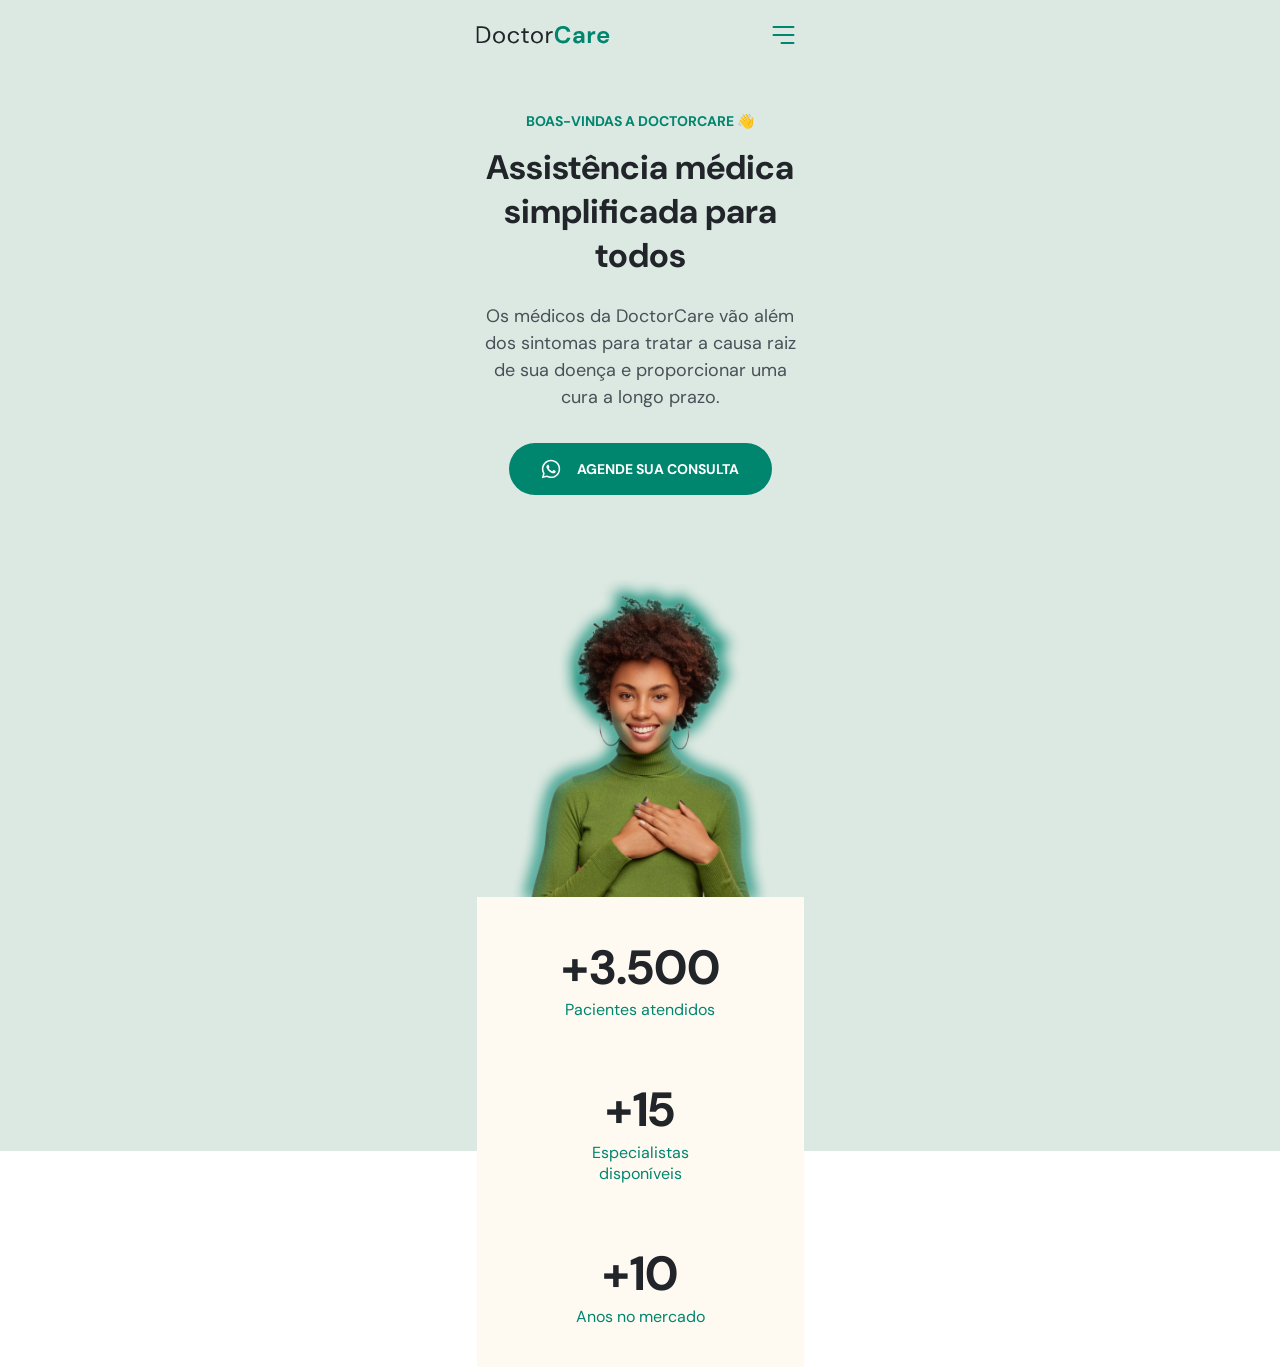
<file: index.html>
<!DOCTYPE html>
<html lang="pt-br">

<head>
    <meta charset="UTF-8">
    <meta http-equiv="X-UA-Compatible" content="IE=edge">
    <meta name="viewport" content="width=device-width, initial-scale=1.0">

    <!-- only css -->
    <link rel="stylesheet" href="css/style.css">
    <link rel="preconnect" href="https://fonts.googleapis.com">
    <link rel="preconnect" href="https://fonts.gstatic.com" crossorigin>
    <link href="https://fonts.googleapis.com/css2?family=DM+Sans:wght@400;700&display=swap" rel="stylesheet">

    <!-- tittle -->
    <title>DoctorCare</title>
</head>

<body id="body">
    <header id="header">

        <div class="navbar wrapper">

            <!-- logo -->
            <div id="logo">

                <a href="/">
                    <svg width="133" height="18" viewBox="0 0 133 18" fill="none" xmlns="http://www.w3.org/2000/svg">
                        <path d="M0 17.088V0.287999H5.16C8.12 0.287999 10.296 1.04 11.688 2.544C13.096 4.048 13.8 6.112 13.8 8.736C13.8 11.312 13.096 13.352 11.688 14.856C10.296 16.344 8.12 17.088 5.16 17.088H0ZM2.016 15.408H5.112C6.744 15.408 8.04 15.144 9 14.616C9.976 14.072 10.672 13.304 11.088 12.312C11.504 11.304 11.712 10.112 11.712 8.736C11.712 7.328 11.504 6.12 11.088 5.112C10.672 4.104 9.976 3.328 9 2.784C8.04 2.24 6.744 1.968 5.112 1.968H2.016V15.408Z" fill="#212529"/>
                        <path d="M22.4949 17.376C21.3749 17.376 20.3669 17.12 19.4709 16.608C18.5749 16.096 17.8629 15.376 17.3349 14.448C16.8229 13.504 16.5669 12.4 16.5669 11.136C16.5669 9.872 16.8309 8.776 17.3589 7.848C17.8869 6.904 18.5989 6.176 19.4949 5.664C20.4069 5.152 21.4229 4.896 22.5429 4.896C23.6629 4.896 24.6709 5.152 25.5669 5.664C26.4629 6.176 27.1669 6.904 27.6789 7.848C28.2069 8.776 28.4709 9.872 28.4709 11.136C28.4709 12.4 28.2069 13.504 27.6789 14.448C27.1509 15.376 26.4309 16.096 25.5189 16.608C24.6229 17.12 23.6149 17.376 22.4949 17.376ZM22.4949 15.648C23.1829 15.648 23.8229 15.48 24.4149 15.144C25.0069 14.808 25.4869 14.304 25.8549 13.632C26.2229 12.96 26.4069 12.128 26.4069 11.136C26.4069 10.144 26.2229 9.312 25.8549 8.64C25.5029 7.968 25.0309 7.464 24.4389 7.128C23.8469 6.792 23.2149 6.624 22.5429 6.624C21.8549 6.624 21.2149 6.792 20.6229 7.128C20.0309 7.464 19.5509 7.968 19.1829 8.64C18.8149 9.312 18.6309 10.144 18.6309 11.136C18.6309 12.128 18.8149 12.96 19.1829 13.632C19.5509 14.304 20.0229 14.808 20.5989 15.144C21.1909 15.48 21.8229 15.648 22.4949 15.648Z" fill="#212529"/>
                        <path d="M37.2261 17.376C36.0901 17.376 35.0661 17.12 34.1541 16.608C33.2581 16.08 32.5461 15.352 32.0181 14.424C31.5061 13.48 31.2501 12.384 31.2501 11.136C31.2501 9.888 31.5061 8.8 32.0181 7.872C32.5461 6.928 33.2581 6.2 34.1541 5.688C35.0661 5.16 36.0901 4.896 37.2261 4.896C38.6341 4.896 39.8181 5.264 40.7781 6C41.7541 6.736 42.3701 7.72 42.6261 8.952H40.5621C40.4021 8.216 40.0101 7.648 39.3861 7.248C38.7621 6.832 38.0341 6.624 37.2021 6.624C36.5301 6.624 35.8981 6.792 35.3061 7.128C34.7141 7.464 34.2341 7.968 33.8661 8.64C33.4981 9.312 33.3141 10.144 33.3141 11.136C33.3141 12.128 33.4981 12.96 33.8661 13.632C34.2341 14.304 34.7141 14.816 35.3061 15.168C35.8981 15.504 36.5301 15.672 37.2021 15.672C38.0341 15.672 38.7621 15.472 39.3861 15.072C40.0101 14.656 40.4021 14.072 40.5621 13.32H42.6261C42.3861 14.52 41.7781 15.496 40.8021 16.248C39.8261 17 38.6341 17.376 37.2261 17.376Z" fill="#212529"/>
                        <path d="M50.2974 17.088C49.2094 17.088 48.3534 16.824 47.7294 16.296C47.1054 15.768 46.7934 14.816 46.7934 13.44V6.888H44.7294V5.184H46.7934L47.0574 2.328H48.8094V5.184H52.3134V6.888H48.8094V13.44C48.8094 14.192 48.9614 14.704 49.2654 14.976C49.5694 15.232 50.1054 15.36 50.8734 15.36H52.1214V17.088H50.2974Z" fill="#212529"/>
                        <path d="M60.4506 17.376C59.3306 17.376 58.3226 17.12 57.4266 16.608C56.5306 16.096 55.8186 15.376 55.2906 14.448C54.7786 13.504 54.5226 12.4 54.5226 11.136C54.5226 9.872 54.7866 8.776 55.3146 7.848C55.8426 6.904 56.5546 6.176 57.4506 5.664C58.3626 5.152 59.3786 4.896 60.4986 4.896C61.6186 4.896 62.6266 5.152 63.5226 5.664C64.4186 6.176 65.1226 6.904 65.6346 7.848C66.1626 8.776 66.4266 9.872 66.4266 11.136C66.4266 12.4 66.1626 13.504 65.6346 14.448C65.1066 15.376 64.3866 16.096 63.4746 16.608C62.5786 17.12 61.5706 17.376 60.4506 17.376ZM60.4506 15.648C61.1386 15.648 61.7786 15.48 62.3706 15.144C62.9626 14.808 63.4426 14.304 63.8106 13.632C64.1786 12.96 64.3626 12.128 64.3626 11.136C64.3626 10.144 64.1786 9.312 63.8106 8.64C63.4586 7.968 62.9866 7.464 62.3946 7.128C61.8026 6.792 61.1706 6.624 60.4986 6.624C59.8106 6.624 59.1706 6.792 58.5786 7.128C57.9866 7.464 57.5066 7.968 57.1386 8.64C56.7706 9.312 56.5866 10.144 56.5866 11.136C56.5866 12.128 56.7706 12.96 57.1386 13.632C57.5066 14.304 57.9786 14.808 58.5546 15.144C59.1466 15.48 59.7786 15.648 60.4506 15.648Z" fill="#212529"/>
                        <path d="M69.7097 17.088V5.184H71.5337L71.7017 7.464C72.0697 6.68 72.6297 6.056 73.3817 5.592C74.1337 5.128 75.0617 4.896 76.1657 4.896V7.008H75.6137C74.9097 7.008 74.2617 7.136 73.6697 7.392C73.0777 7.632 72.6057 8.048 72.2537 8.64C71.9017 9.232 71.7257 10.048 71.7257 11.088V17.088H69.7097Z" fill="#212529"/>
                        <path d="M86.4924 17.376C84.7964 17.376 83.3404 17.016 82.1244 16.296C80.9084 15.56 79.9724 14.544 79.3164 13.248C78.6604 11.936 78.3324 10.424 78.3324 8.712C78.3324 7 78.6604 5.488 79.3164 4.176C79.9724 2.864 80.9084 1.84 82.1244 1.104C83.3404 0.368 84.7964 0 86.4924 0C88.5084 0 90.1564 0.504 91.4364 1.512C92.7324 2.504 93.5404 3.904 93.8604 5.712H90.4764C90.2684 4.8 89.8204 4.088 89.1324 3.576C88.4604 3.048 87.5644 2.784 86.4444 2.784C84.8924 2.784 83.6764 3.312 82.7964 4.368C81.9164 5.424 81.4764 6.872 81.4764 8.712C81.4764 10.552 81.9164 12 82.7964 13.056C83.6764 14.096 84.8924 14.616 86.4444 14.616C87.5644 14.616 88.4604 14.376 89.1324 13.896C89.8204 13.4 90.2684 12.72 90.4764 11.856H93.8604C93.5404 13.584 92.7324 14.936 91.4364 15.912C90.1564 16.888 88.5084 17.376 86.4924 17.376Z" fill="#00856F"/>
                        <path d="M101.092 17.376C100.068 17.376 99.2278 17.216 98.5718 16.896C97.9158 16.56 97.4277 16.12 97.1077 15.576C96.7878 15.032 96.6278 14.432 96.6278 13.776C96.6278 12.672 97.0598 11.776 97.9238 11.088C98.7878 10.4 100.084 10.056 101.812 10.056H104.836V9.768C104.836 8.952 104.604 8.352 104.14 7.968C103.676 7.584 103.1 7.392 102.412 7.392C101.788 7.392 101.244 7.544 100.78 7.848C100.316 8.136 100.028 8.568 99.9157 9.144H96.9157C96.9958 8.28 97.2837 7.528 97.7797 6.888C98.2917 6.248 98.9477 5.76 99.7477 5.424C100.548 5.072 101.444 4.896 102.436 4.896C104.132 4.896 105.468 5.32 106.444 6.168C107.42 7.016 107.908 8.216 107.908 9.768V17.088H105.292L105.004 15.168C104.652 15.808 104.156 16.336 103.516 16.752C102.892 17.168 102.084 17.376 101.092 17.376ZM101.788 14.976C102.668 14.976 103.348 14.688 103.828 14.112C104.324 13.536 104.636 12.824 104.764 11.976H102.148C101.332 11.976 100.748 12.128 100.396 12.432C100.044 12.72 99.8678 13.08 99.8678 13.512C99.8678 13.976 100.044 14.336 100.396 14.592C100.748 14.848 101.212 14.976 101.788 14.976Z" fill="#00856F"/>
                        <path d="M111.319 17.088V5.184H114.055L114.343 7.416C114.775 6.648 115.359 6.04 116.095 5.592C116.847 5.128 117.727 4.896 118.735 4.896V8.136H117.871C117.199 8.136 116.599 8.24 116.071 8.448C115.543 8.656 115.127 9.016 114.823 9.528C114.535 10.04 114.391 10.752 114.391 11.664V17.088H111.319Z" fill="#00856F"/>
                        <path d="M126.888 17.376C125.688 17.376 124.624 17.12 123.696 16.608C122.768 16.096 122.04 15.376 121.512 14.448C120.984 13.52 120.72 12.448 120.72 11.232C120.72 10 120.976 8.904 121.488 7.944C122.016 6.984 122.736 6.24 123.648 5.712C124.576 5.168 125.664 4.896 126.912 4.896C128.08 4.896 129.112 5.152 130.008 5.664C130.904 6.176 131.6 6.88 132.096 7.776C132.608 8.656 132.864 9.64 132.864 10.728C132.864 10.904 132.856 11.088 132.84 11.28C132.84 11.472 132.832 11.672 132.816 11.88H123.768C123.832 12.808 124.152 13.536 124.728 14.064C125.32 14.592 126.032 14.856 126.864 14.856C127.488 14.856 128.008 14.72 128.424 14.448C128.856 14.16 129.176 13.792 129.384 13.344H132.504C132.28 14.096 131.904 14.784 131.376 15.408C130.864 16.016 130.224 16.496 129.456 16.848C128.704 17.2 127.848 17.376 126.888 17.376ZM126.912 7.392C126.16 7.392 125.496 7.608 124.92 8.04C124.344 8.456 123.976 9.096 123.816 9.96H129.744C129.696 9.176 129.408 8.552 128.88 8.088C128.352 7.624 127.696 7.392 126.912 7.392Z" fill="#00856F"/>
                        </svg>
                </a>

            </div>

            <!-- 
            navbar itens -->
            <div class="nav-itens">

                <div id="openMenu">
                    <svg width="40" height="40" viewBox="0 0 40 40" fill="none" xmlns="http://www.w3.org/2000/svg">
                <path d="M10 20H30" stroke="#00856F" stroke-width="2" stroke-linecap="round" stroke-linejoin="round"/>
                <path d="M10 12H30" stroke="#00856F" stroke-width="2" stroke-linecap="round" stroke-linejoin="round"/>
                <path d="M18 28L30 28" stroke="#00856F" stroke-width="2" stroke-linecap="round" stroke-linejoin="round"/>
                    </svg>
                </div>

                <div id="closeMenu">
                    <img src="assets/close-button.svg" alt="">
                </div>

                <div class="menu">

                    <ul class="itens-menu">
                        <li>Início</li>
                        <li>Sobre</li>
                        <li>Serviços</li>
                        <li>Depoimentos</li>
                        <button class="secondary-button">Agende sua consulta</button>
                    </ul>

                    <ul class="social-media">
                        <li>
                            <img src="assets/instagram.svg" alt="instagram-icon">
                        </li>
                        <li>
                            <img src="assets/facebook.svg" alt="facebook icon">
                        </li>
                        <li>
                            <img src="assets/youtube.svg" alt="youtube icon">
                        </li>
                    </ul>

                </div>

            </div>

        </div>

    </header>

    <section class="hero-section wrapper">

        <p class="heat-text">BOAS-VINDAS A DOCTORCARE 👋</p>

        <!-- title -->
        <h2 class="title">
            Assistência médica simplificada para todos
        </h2>

        <!-- subtittle -->
        <h4 class="subtitle">Os médicos da DoctorCare vão além dos sintomas para tratar a causa raiz de sua doença e proporcionar uma cura a longo prazo.</h4>

        <!-- whatsapp button -->
        <button class="whatsapp-button">
            <img src="assets/whatsapp.svg" alt="icon">
            agende sua consulta
        </button>

        <!-- image -->
        <img id="img-hero" src="assets/Foto.png" alt="img">


        <div class="numbers">

            <div>
                <h1>
                    +3.500
                </h1>
                <p>
                    Pacientes atendidos
                </p>
            </div>

            <div>
                <h1>
                    +15
                </h1>
                <p>
                    Especialistas disponíveis
                </p>
            </div>

            <div>
                <h1>
                    +10
                </h1>
                <p>
                    Anos no mercado
                </p>
            </div>

        </div>

    </section>

    <script src="js/script.js"></script>
</body>

</html>
</file>
<file: css/style.css>
* {
    margin: 0;
    padding: 0;
    box-sizing: border-box;
    font-family: 'DM Sans', sans-serif;
}

:root {
    /* primary colors */
    --brand-green: #00856F;
    --brand-green-light: #DCE9E2;
    --brand-green-light-02: #F7F9F9;
    --brand-beige: #FFFAF1;
    --brand-green-hover: #00453A;
    /* secondary colors */
    --gray-headline: #212529;
    --gray-paragraph: #495057;
    --white: white;
    /* fomart font-size // 1rem == 10px  */
    font-size: 62.5%;
}

.wrapper {
    padding: 0 2.4rem;
    width: 37.5rem;
}

header {
    transition: 350ms;
    height: 7.2rem;
    position: fixed;
    top: 0;
    left: 50%;
    transform: translateX(-50%);
}

.scroll {
    transition: 250ms;
    width: 100%;
    background-color: var(--brand-green);
}

.navbar {
    margin: auto;
    height: 100%;
    display: flex;
    justify-content: space-between;
    align-items: center;
}

header.scroll #logo svg path {
    fill: white;
}

header.scroll .nav-itens svg path {
    stroke: white;
}

#closeMenu {
    display: none;
}

ul {
    list-style: none;
    display: none;
}

.hero-section::before {
    content: "";
    background-color: var(--brand-green-light);
    width: 100%;
    height: 115.1rem;
    position: absolute;
    z-index: -1;
    display: block;
    top: 0;
    left: 0;
}

.hero-section {
    padding-top: 7.2rem;
    margin: auto;
    text-align: center;
}

.heat-text {
    padding-top: 4rem;
    margin-bottom: 1.6rem;
    font-weight: bold;
    font-size: 1.4rem;
    color: var(--brand-green);
}

.hero-section h2 {
    font-weight: bold;
    font-size: 3.4rem;
    line-height: 130%;
    margin-bottom: 2.4rem;
    color: var(--gray-headline);
}

.subtitle {
    font-size: 1.8rem;
    text-align: center;
    font-weight: normal;
    color: var(--gray-paragraph);
    line-height: 150%;
}

.whatsapp-button {
    width: 26.3rem;
    height: 5.2rem;
    background-color: var(--brand-green);
    border: none;
    border-radius: 4rem;
    cursor: pointer;
    font-weight: bold;
    font-size: 1.4rem;
    text-transform: uppercase;
    color: var(--white);
    display: flex;
    align-items: center;
    justify-content: center;
    align-items: center;
    gap: 1.6rem;
    margin: 3.2rem auto 6rem auto;
}

.secondary-button {
    width: 100%;
    height: 5.5rem;
    border-radius: 4rem;
    border: none;
    background-color: var(--white);
    font-weight: bold;
    color: var(--brand-green);
    font-size: 1.8rem;
    cursor: pointer;
}

.whatsapp-button:hover {
    background-color: var(--brand-green-hover);
    transition: 600ms;
}

.whatsapp-button img {
    height: 2rem;
    width: 2rem;
}

#img-hero {
    width: 26.3rem;
    height: 34.2rem;
    object-position: 0 2rem;
    display: block;
    margin: auto;
}

.numbers {
    width: 32.7rem;
    height: 47rem;
    background-color: var(--brand-beige);
    display: flex;
    flex-direction: column;
    justify-content: space-between;
    padding: 4rem 7.2rem;
    margin: auto;
}

.numbers h1 {
    font-weight: bold;
    font-size: 4.8rem;
    color: var(--gray-headline);
    line-height: 130%;
}

.numbers p {
    color: var(--brand-green);
    font-weight: normal;
    font-size: 1.6rem;
}


/* ========== menu-expended ========== */

body.menu-expended .menu {
    background-color: var(--brand-green);
    position: fixed;
    left: 0;
    top: 7.2rem;
    width: 100%;
    height: 100vh;
    text-align: center;
    transition: 400ms;
}

body.menu-expended .wrapper {
    padding: 0;
}

body.menu-expended {
    overflow: hidden;
}

body.menu-expended header {
    margin: auto;
    width: 100%;
    position: fixed;
    background-color: var(--brand-green);
}

body.menu-expended header #logo svg path {
    fill: white;
}

body.menu-expended header .nav-itens svg path {
    stroke: white;
}

body.menu-expended .itens-menu {
    display: flex;
    flex-direction: column;
    font-size: 2.4rem;
    color: var(--brand-beige);
    width: 27.4rem;
    height: 37.1rem;
    margin-inline: auto;
    margin-top: 6rem;
    justify-content: space-between;
}

body.menu-expended .social-media {
    display: flex;
    justify-content: space-between;
    width: 13.6rem;
    height: 2.4rem;
    margin: 8rem auto;
}

body.menu-expended #closeMenu {
    display: inline;
}

body.menu-expended #openMenu {
    display: none;
}
</file>
